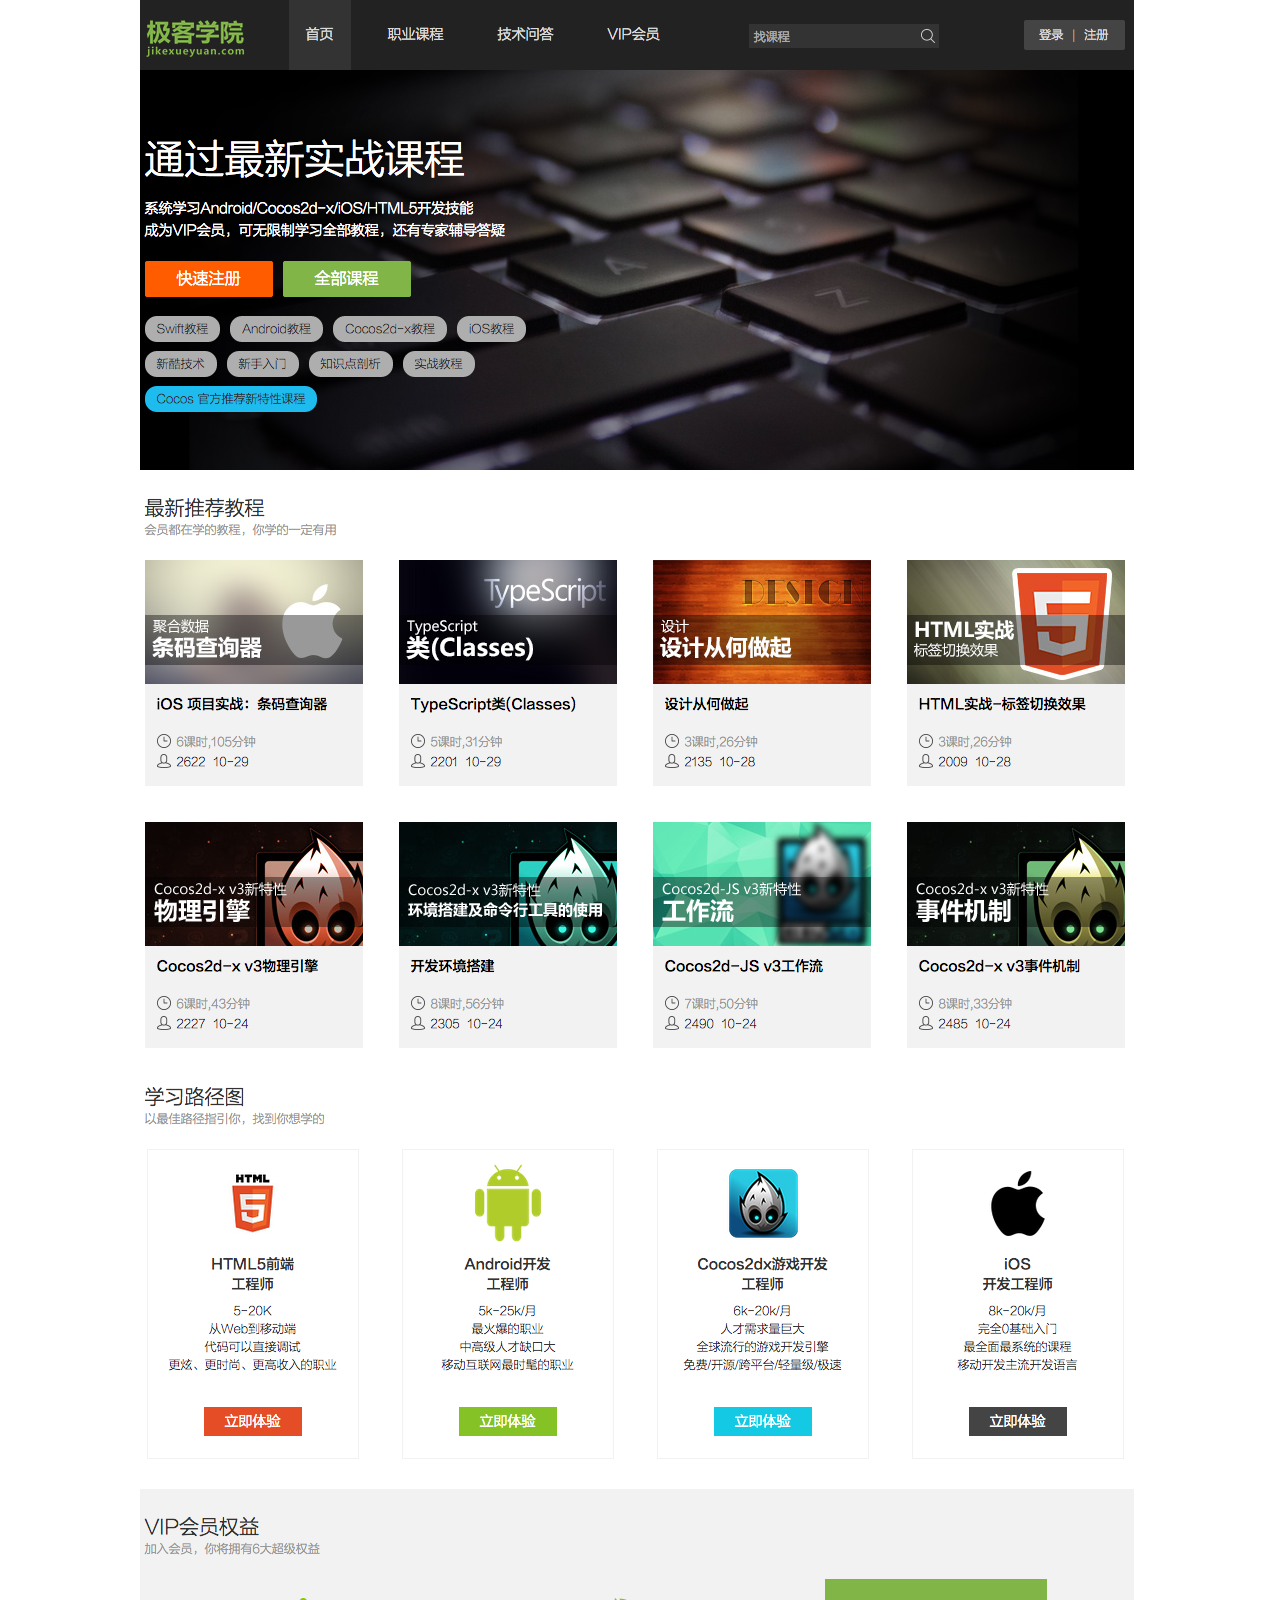
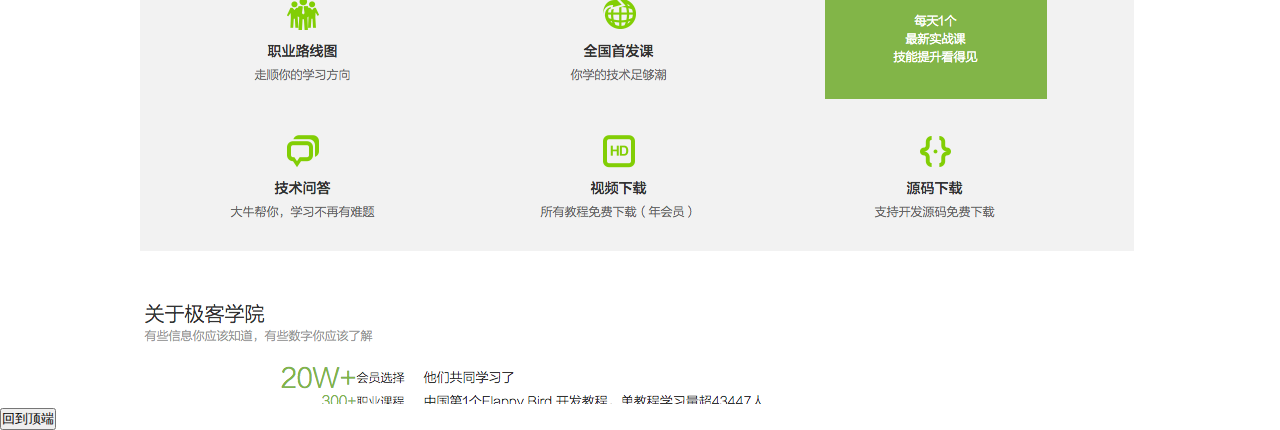
<file: index_4/index.html>
<!DOCTYPE html>
<html>
<head lang="en">
    <meta charset="UTF-8">
    <title></title>
    <link rel="stylesheet" type="text/css" href="style.css">
    <script src="app.js"></script>
</head>
<body>
<div class="box">
    <img src="jkxy.png">
</div>
<button><a style="display: none" href="javascript:;" class="btn" title="回到顶端" id="btn"></a>回到顶端</button>
</body>
</html>
</file>
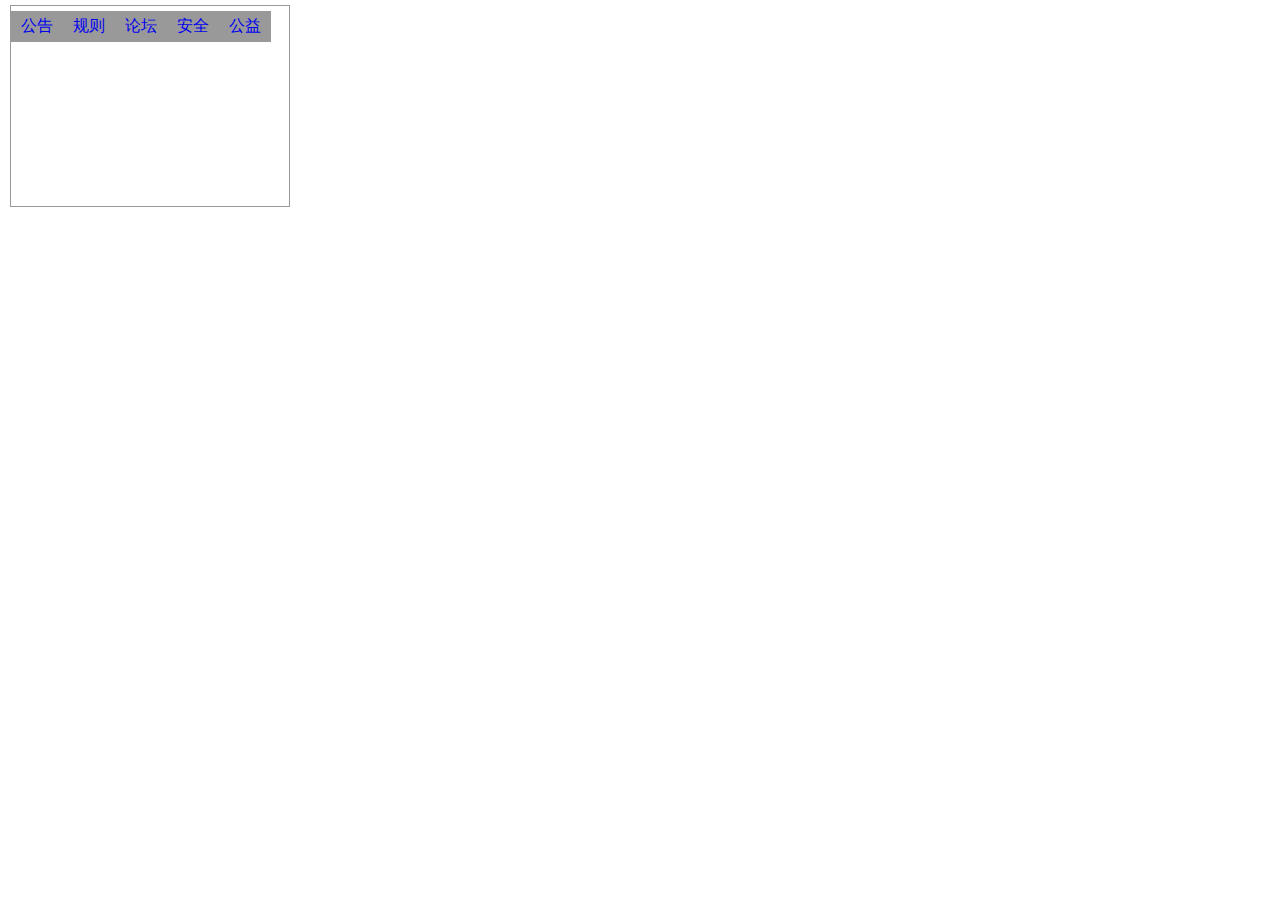
<file: index_3/index_3.html>
<!DOCTYPE html>
<html>
<head lang="en">
    <meta charset="UTF-8">
    <title>Tab切换</title>
    <link href="index_3.css" rel="stylesheet" type="text/css">
    <script src="index_3.js"></script>
</head>
<body>
<div class="content">
    <div class="title" id="tab_tit">
        <ul>
            <li class="select">
                <a href="#" data-title="你好，我是公告">公告</a>
            </li>
            <li><a href="#" data-title="没有规矩不成方圆">规则</a></li>
            <li><a href="#" data-title="博鳌论坛">论坛</a></li>
            <li><a href="#" data-title="安全第一">安全</a></li>
            <li><a href="#" data-title="乐善好施">公益</a></li>
        </ul>
    </div>
    <div class="tit_content">
        <p></p>
    </div>
</div>
</body>
</html>
</file>
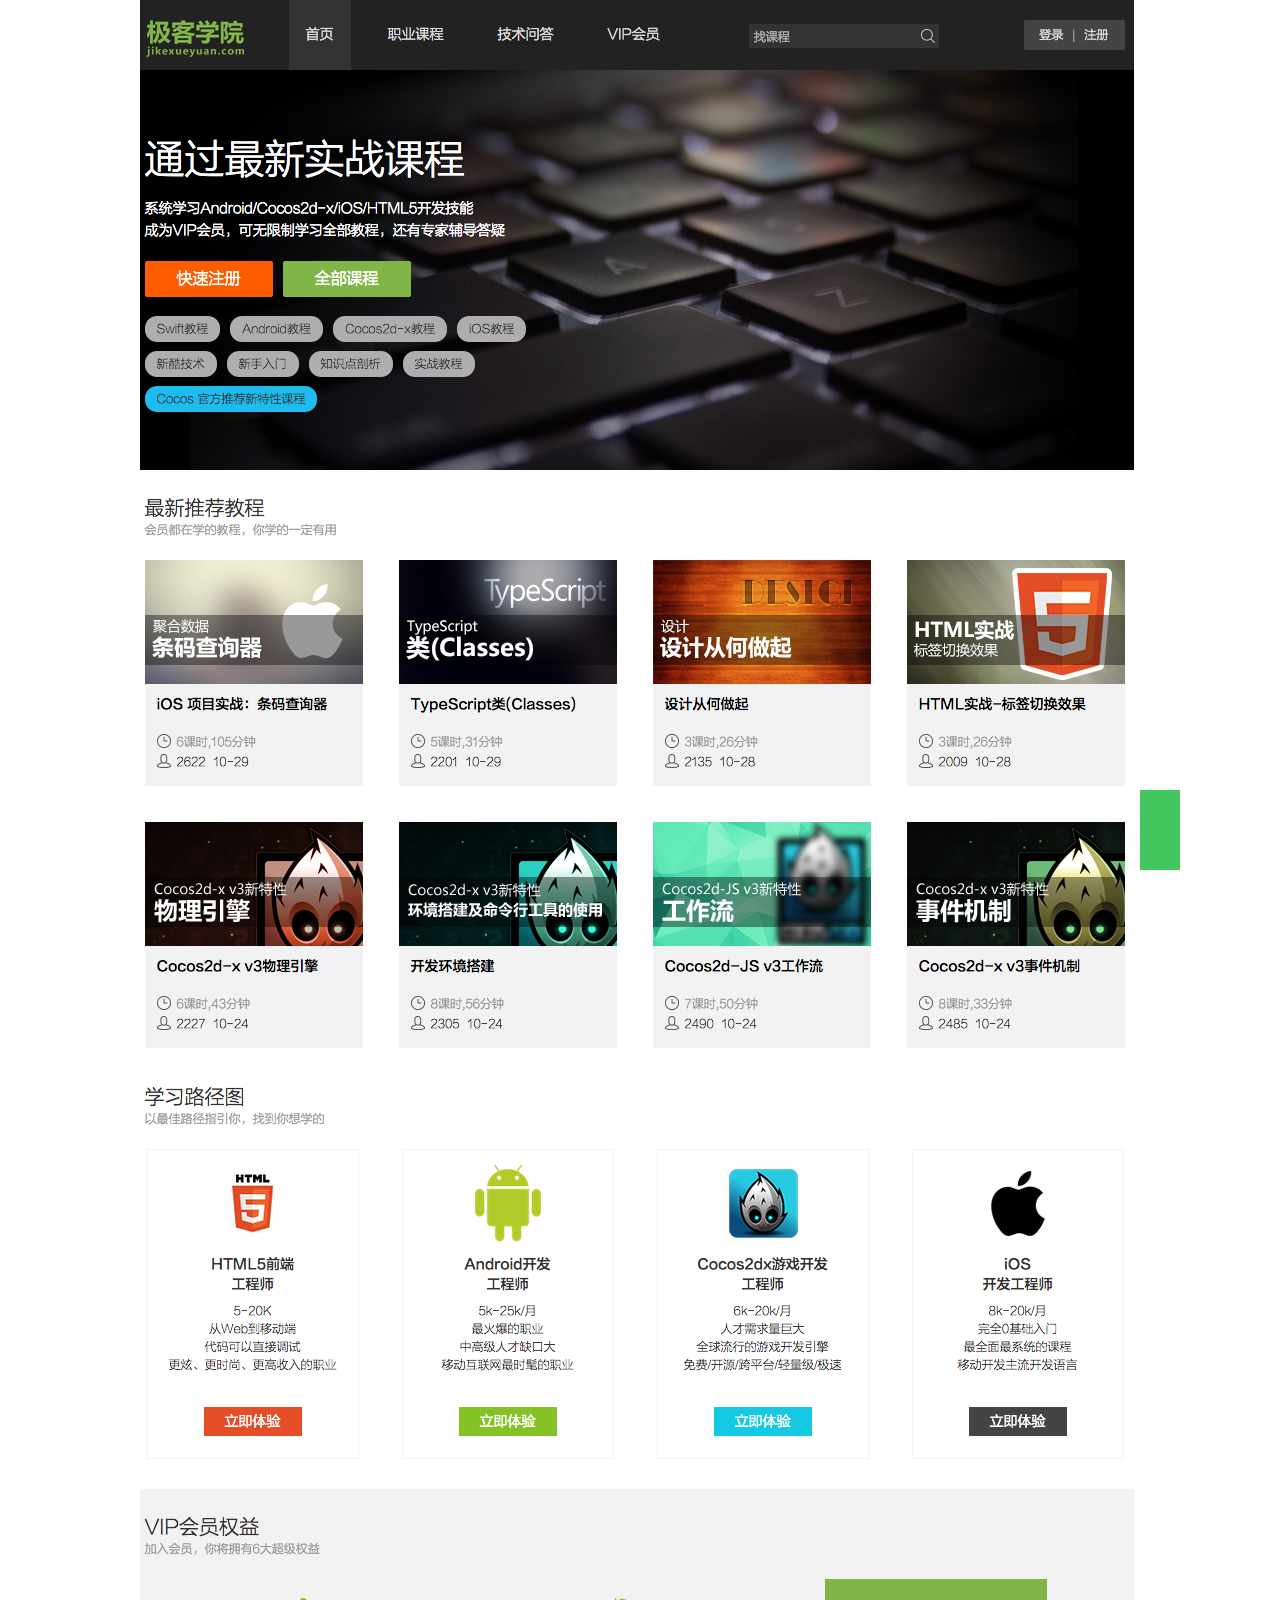
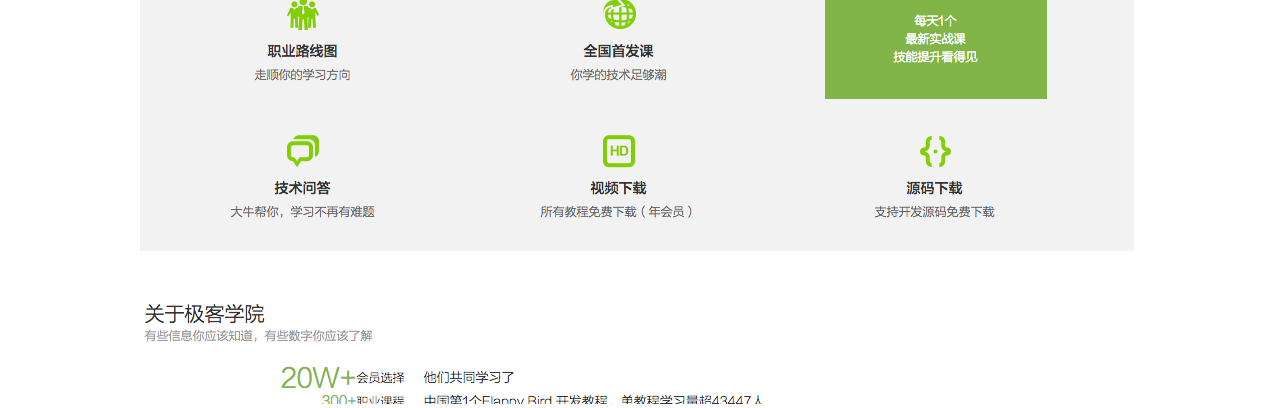
<file: index_4/index_4.html>
<!DOCTYPE html>
<html>
<head lang="en">
    <meta charset="UTF-8">
    <title>回到顶部</title>
    <link href="index_4.css" rel="stylesheet" type="text/css">
    <script src="index_4.js"></script>
</head>
<body>
<div class="a">
    <img src="jkxy.png">
</div>
<a class="btn" id="btn"></a>
</body>
</html>
</file>
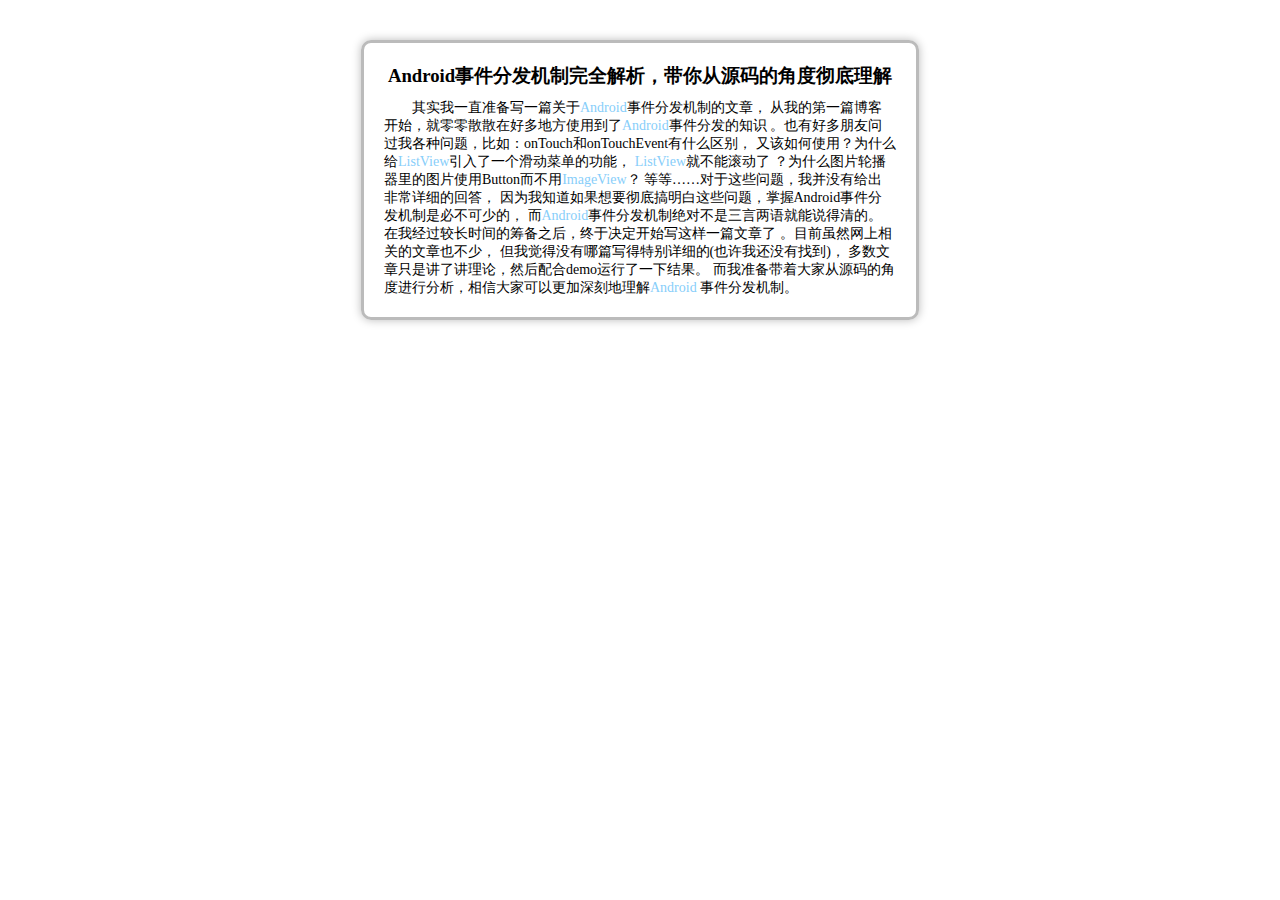
<file: index_6/index_6.html>
<!DOCTYPE html>
<html>
<head lang="en">
    <meta charset="UTF-8">
    <title></title>
    <link href="index_6.css" rel="stylesheet" type="text/css">
</head>
<body>
<div class="ui-content" id="ui-content">
    <h3> Android事件分发机制完全解析，带你从源码的角度彻底理解</h3>

    <p>
        其实我一直准备写一篇关于<a class="android" href="#" id="android">Android</a>事件分发机制的文章，
        从我的第一篇博客开始，就零零散散在好多地方使用到了<a class="android" href="#" id="androidsss">Android</a>事件分发的知识
        。也有好多朋友问过我各种问题，比如：onTouch和onTouchEvent有什么区别，
        又该如何使用？为什么给<a href="#" class="listView">ListView</a>引入了一个滑动菜单的功能，
        <a href="#" class="listView">ListView</a>就不能滚动了
        ？为什么图片轮播器里的图片使用Button而不用<a class="android" href="#">ImageView</a>？
        等等……对于这些问题，我并没有给出非常详细的回答，
        因为我知道如果想要彻底搞明白这些问题，掌握Android事件分发机制是必不可少的，
        而<a class="android" href="#" id="androids">Android</a>事件分发机制绝对不是三言两语就能说得清的。

        在我经过较长时间的筹备之后，终于决定开始写这样一篇文章了
        。目前虽然网上相关的文章也不少，
        但我觉得没有哪篇写得特别详细的(也许我还没有找到)，
        多数文章只是讲了讲理论，然后配合demo运行了一下结果。
        而我准备带着大家从源码的角度进行分析，相信大家可以更加深刻地理解<a class="android" href="#" id="androidss">Android</a>
        事件分发机制。
    </p>
</div>
<script src="index_6.js"></script>


</body>
</html>
</file>
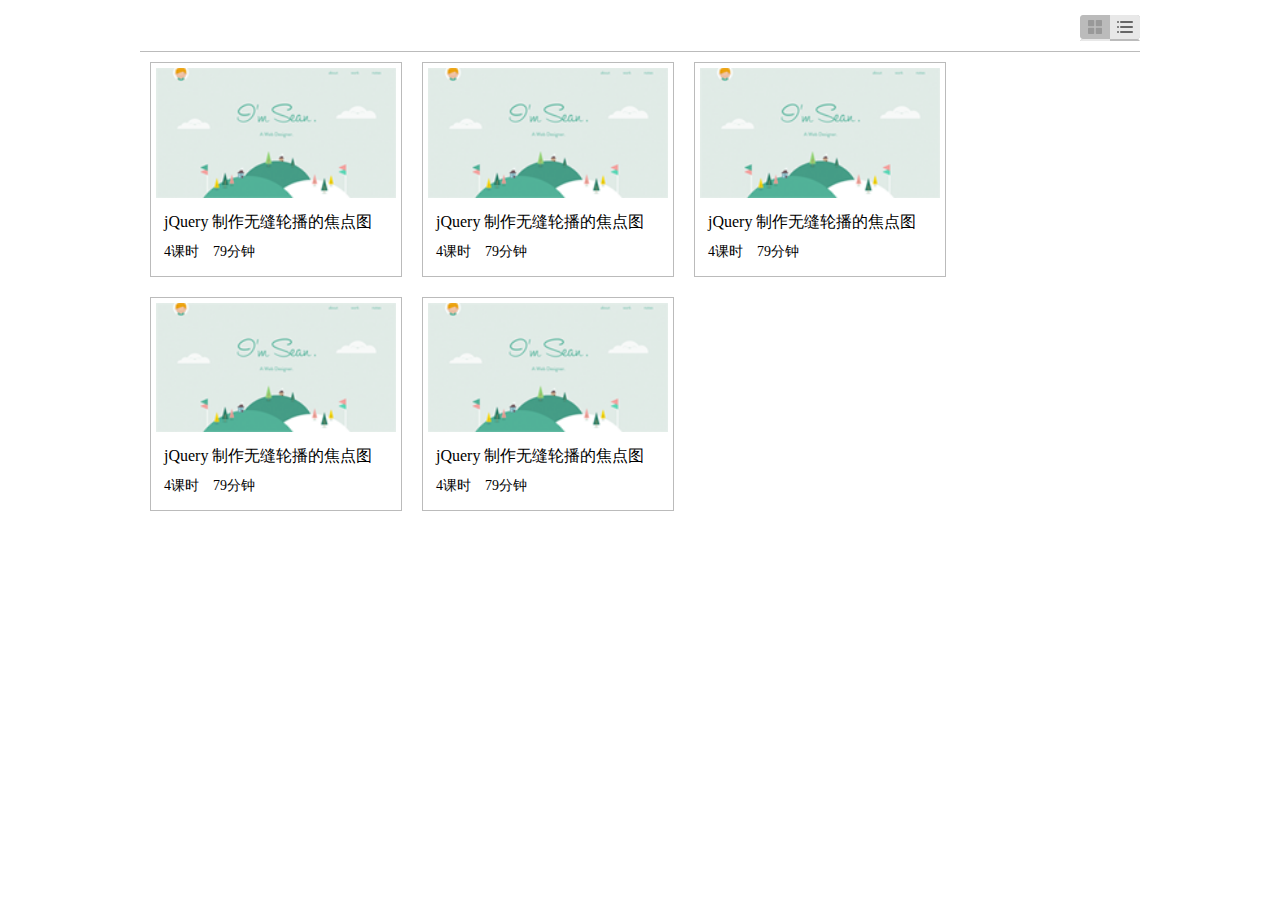
<file: index_7/index_7.html>
<!DOCTYPE html>
<html>
<head lang="en">
    <meta charset="UTF-8">
    <title>列表切换</title>
    <link href="index_7.css" rel="stylesheet" type="text/css">
    <script src="jquery-2.2.1.min.js"></script>
    <script src="index_7.js"></script>
</head>
<body>
<div class="ui-content">
    <div class="ui-c-btn">
        <ul>
            <li id="lst-1" style="background-position: 0px -26px"></li>
            <li id="lst-2" style="background-position: 30px -26px"></li>
        </ul>
    </div>
    <div class="ui-c-content">
        <ul class="uls">
            <li class="lis">
                <div class="divs">
                    <div class="a">
                        <img src="lesson.png" width="240px">
                    </div>
                    <div class="b">
                        <p class="ps">jQuery 制作无缝轮播的焦点图</p>

                        <p class="c-main" style="display: none">
                            本课程主要学习 JavaScript 的焦点图的实例，
                            会用到定时器 setInterval，并且可以使用到
                            jQuery 的
                            mouseover
                            鼠标事件及 click 点击事件，通过 animate 动画方法，
                            制作一个可自动和手动控制的无缝轮
                        </p>

                        <p class="spans">4课时　79分钟</p>
                    </div>
                </div>

            </li>
            <li class="lis">
                <div class="divs">
                    <div>
                        <img src="lesson.png" width="240px">
                    </div>
                    <div>
                        <p class="ps">jQuery 制作无缝轮播的焦点图</p>

                        <p class="c-main" style="display: none">
                            本课程主要学习 JavaScript 的焦点图的实例，
                            会用到定时器 setInterval，并且可以使用到
                            jQuery 的
                            mouseover
                            鼠标事件及 click 点击事件，通过 animate 动画方法，
                            制作一个可自动和手动控制的无缝轮
                        </p>

                        <p class="spans">4课时　79分钟</p>
                    </div>
                </div>

            </li>
            <li class="lis">
                <div class="divs">
                    <div>
                        <img src="lesson.png" width="240px">
                    </div>
                    <div>
                        <p class="ps">jQuery 制作无缝轮播的焦点图</p>

                        <p class="c-main" style="display: none">
                            本课程主要学习 JavaScript 的焦点图的实例，
                            会用到定时器 setInterval，并且可以使用到
                            jQuery 的
                            mouseover
                            鼠标事件及 click 点击事件，通过 animate 动画方法，
                            制作一个可自动和手动控制的无缝轮
                        </p>

                        <p class="spans">4课时　79分钟</p>
                    </div>
                </div>

            </li>
            <li class="lis">
                <div class="divs">
                    <div>
                        <img src="lesson.png" width="240px">
                    </div>
                    <div>
                        <p class="ps">jQuery 制作无缝轮播的焦点图</p>

                        <p class="c-main" style="display: none">
                            本课程主要学习 JavaScript 的焦点图的实例，
                            会用到定时器 setInterval，并且可以使用到
                            jQuery 的
                            mouseover
                            鼠标事件及 click 点击事件，通过 animate 动画方法，
                            制作一个可自动和手动控制的无缝轮
                        </p>

                        <p class="spans">4课时　79分钟</p>
                    </div>
                </div>

            </li>
            <li class="lis">
                <div class="divs">
                    <div>
                        <img src="lesson.png" width="240px">
                    </div>
                    <div>
                        <p class="ps">jQuery 制作无缝轮播的焦点图</p>

                        <p class="c-main" style="display: none">
                            本课程主要学习 JavaScript 的焦点图的实例，
                            会用到定时器 setInterval，并且可以使用到
                            jQuery 的
                            mouseover
                            鼠标事件及 click 点击事件，通过 animate 动画方法，
                            制作一个可自动和手动控制的无缝轮
                        </p>

                        <p class="spans">4课时　79分钟</p>
                    </div>
                </div>

            </li>


        </ul>
    </div>
</div>
</body>
</html>
</file>
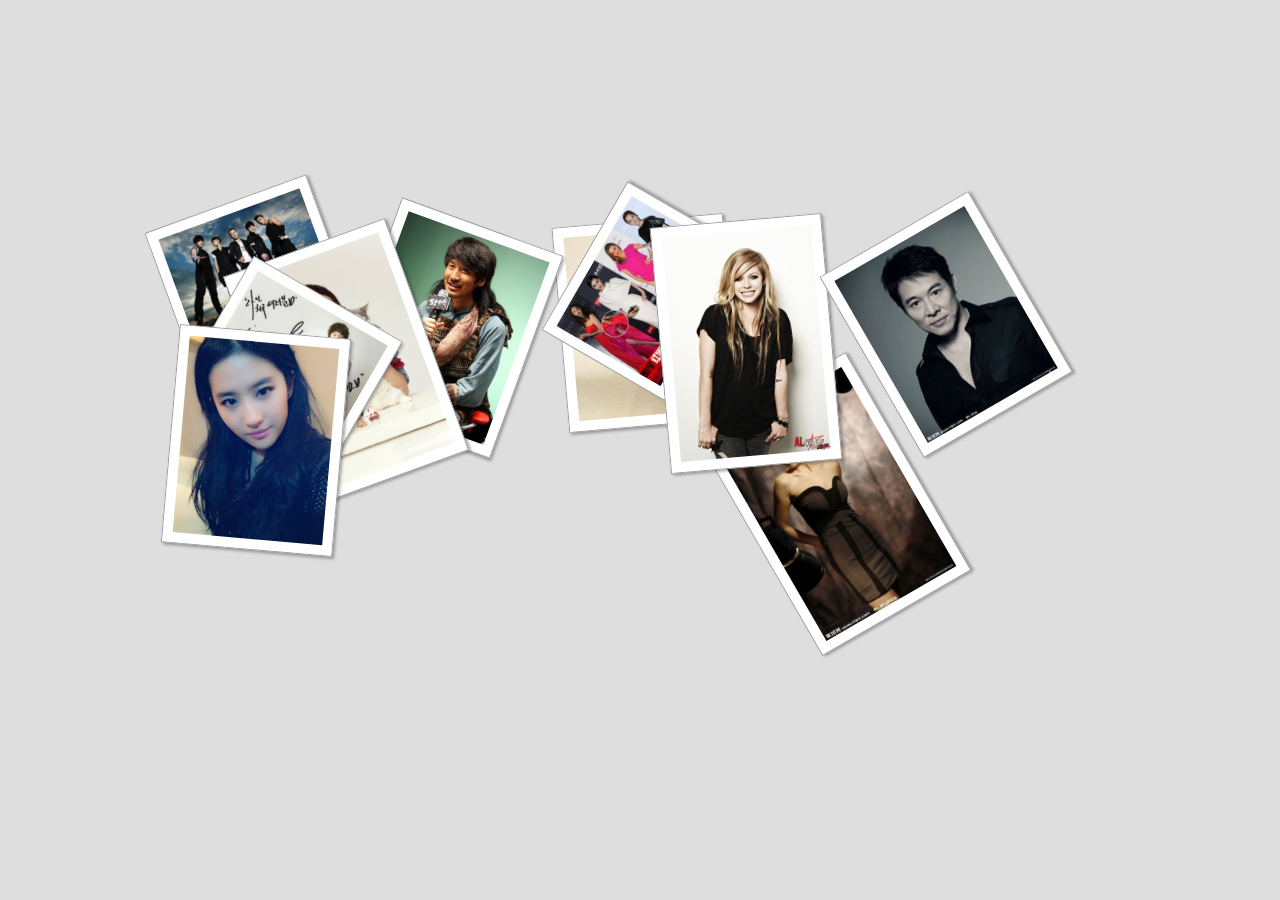
<file: index_8/index_8.html>
<!DOCTYPE html>
<html>
<head lang="en">
    <meta charset="UTF-8">
    <title>照片墙</title>
    <link href="index_8.css" rel="stylesheet" type="text/css">
</head>
<body>
<div class="divs">
    <img class="a" src="img/1.jpg">
    <img class="b" src="img/2.jpg">
    <img class="c" src="img/3.jpg">
    <img class="d" src="img/4.jpg">
    <img class="e" src="img/5.jpg">
    <img class="f" src="img/6.jpg">
    <img class="g" src="img/7.jpg">
    <img class="h" src="img/8.jpg">
    <img class="i" src="img/9.jpg">
    <img class="j" src="img/10.jpg">
</div>
</body>
</html>
</file>
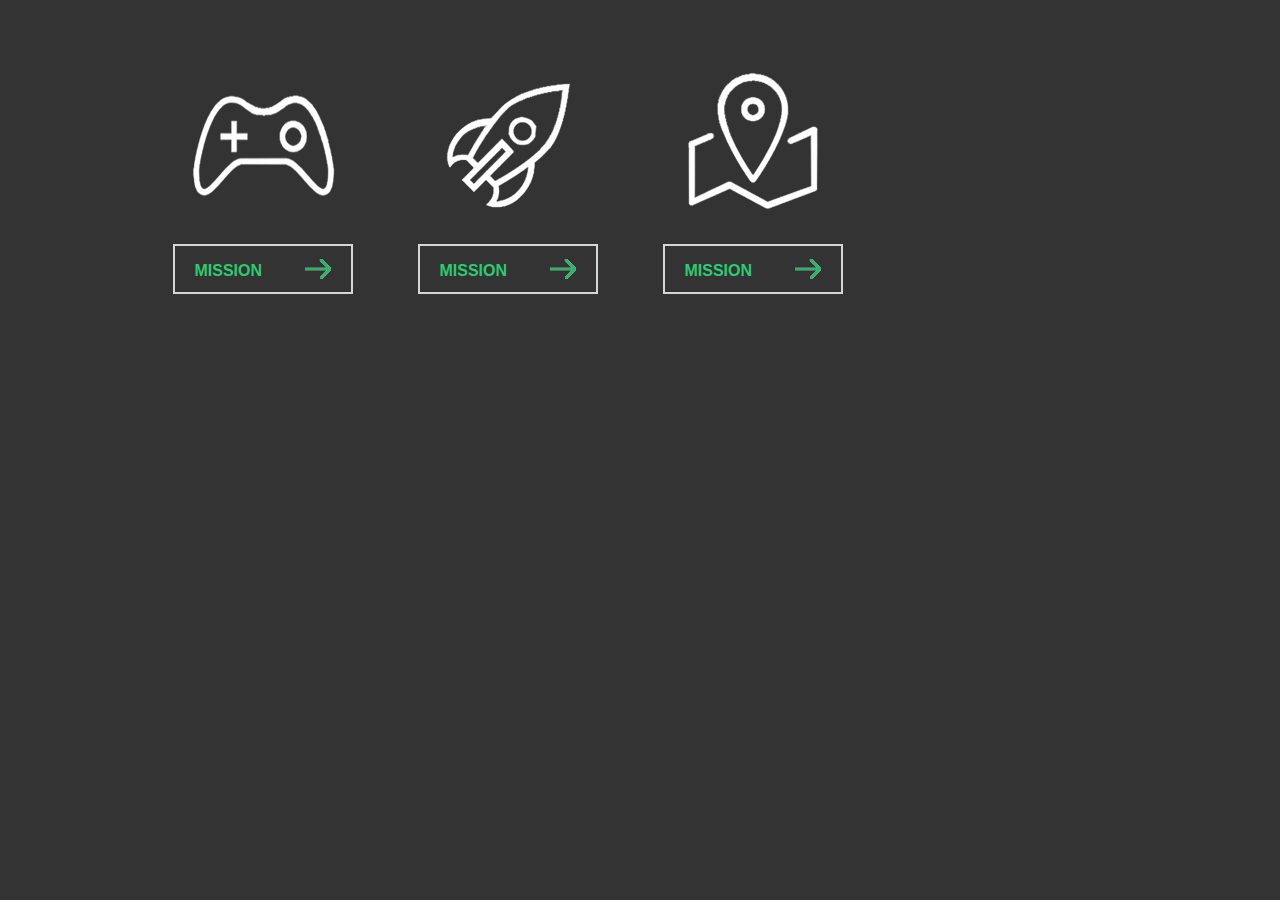
<file: index_9/index_9.html>
<!DOCTYPE html>
<html>
<head lang="en">
    <meta charset="UTF-8">
    <title></title>

    <!--
     主要知识点：
     1.transform
     2.transition
     3.box-sizing
     4.border-radius
    -->
    <link rel="stylesheet" type="text/css" href="index_9.css">
    <script src="jquery-2.1.1.min.js"></script>
</head>
<body>
<div class="box">
    <div class="link link-miss">
        <span class="icon"></span>
        <a href="#" class="button" data-title="My mission is clear">
            <span class="line line-top"></span>
            <span class="line line-left"></span>
            <span class="line line-right"></span>
            <span class="line line-bottom"></span>
            MISSION
        </a>
    </div>
    <div class="link link-play">
        <span class="icon"></span>
        <a href="#" class="button" data-title="This is my palyground">
            <span class="line line-top"></span>
            <span class="line line-left"></span>
            <span class="line line-right"></span>
            <span class="line line-bottom"></span>
            MISSION
        </a>
    </div>
    <div class="link link-touch">
        <span class="icon"></span>
        <a href="#" class="button" data-title="Lets do something together">
            <span class="line line-top"></span>
            <span class="line line-left"></span>
            <span class="line line-right"></span>
            <span class="line line-bottom"></span>
            MISSION
        </a>
    </div>
    <div class="tip">
        <em></em>
        <span></span>
    </div>
</div>
<script>
    $(function () {
        $(".link .button").hover(function () {
            var title = $(this).attr("data-title");
            $(".tip em").text(title);
            var pos = $(this).offset().left;
            var dis = ($(".tip").outerWidth() - $(this).outerWidth()) / 2;
            var f = pos - dis;
            $(".tip").css({"left": f + "px"}).animate({"top": 195, "opacity": 1}, 300);
        }, function () {
            $(".tip").animate({"top": 160, "opacity": 0}, 300);
        })
    })
</script>
</body>
</html>
</file>
<file: index_4/style.css>
*{
    margin: 0;
    padding: 0;
}

.box{
    width: 1000px;
    margin: 0 auto;
}

.btn{
    width: 40px;
    height: 80px;
    position: fixed;
    bottom: 30px;
    background: red;
    left: 50%;
    margin-left: 500px;
}

.btn:hover{
    background: green;
}
</file>
<file: index_3/index_3.css>
* {
    margin: 0;
    padding: 0;
    list-style: none;
    text-decoration: none;
}

.content {
    width: 278px;
    height: 200px;
    border: 1px solid #999999;
    margin: 5px 10px;
}

.title {
}

.title li {
    float: left;
    margin: 5px 0px;
    background-color: #999999;
    padding: 5px 10px;

}

.tit_content {

}
</file>
<file: index_4/index_4.css>
* {
    margin: 0px;
    padding: 0px;
}

.a {
    width: 1000px;
    margin: 0px auto;
}

#btn {
    width: 40px;
    height: 80px;
    background-color: #41C75D;
    position: fixed;
    bottom: 30px;
    left: 50%;
    margin-left: 500px;

}

#btn:hover {
    background-color: orange;
}
</file>
<file: index_6/index_6.css>
* {
    margin: 0;
    padding: 0;
}

.ui-content {
    width: 40%;
    margin: 40px auto;
    border: 3px solid #bbbbbb;
    padding: 20px;
    box-shadow: 0px 0px 10px #bbbbbb;
    border-radius: 10px;
}

h3 {
    text-align: center;
}

.ui-content p {
    font-size: 14px;
    margin-top: 10px;
    text-indent: 2em;

}

a {
    text-decoration: none;
    color: lightskyblue;
    /*display: ;*/
}

.dia-log {
    max-width: 30%;
    border: 1px solid #35B558;
    color: #000;
    font-size: 14px;
    overflow: auto;
    position: absolute;
    padding: 3px;
    background-color: #bbbbbb;
    border-radius: 5px;

    /*风继续吹*/

}
</file>
<file: index_7/index_7.css>
* {
    margin: 0;
    padding: 0;
}

ul {
    list-style: none;
}

.ui-content {
    width: 1000px;
    height: auto;
    margin: 5px auto;

}

.ui-content .ui-c-btn {
    width: 1000px;
    height: 46px;
    margin: 0 auto;
    border-bottom: 1px solid #bbbbbb;

}

.ui-content .ui-c-btn ul {

    float: right;
    padding-top: 10px;
}

.ui-content .ui-c-btn li {

    width: 30px;
    height: 26px;
    background: url("listype-icon.png");
    display: block;
    float: left;
}

.ui-c-content .divs {

    margin: 10px;
    width: 240px;
    padding: 5px;
    border: 1px solid #bbb;
}

.ui-c-content .divs-v {

    margin: 10px;
    width: 240px;
    padding: 5px;
}

.ui-c-content .lis {
    float: left;

}

.ui-c-content .ps {
    font-size: 16px;
    margin: 10px 8px;
}

.ui-c-content .spans {
    font-size: 14px;
    margin: 10px 8px;
}

.ui-c-content .divs-v {
    width: 100%;
    height: auto;
    margin: 10px;
    padding: 5px;

}

.divs-v .div-img-v {
    width: 27%;
    float: left;
}

.divs-v .div-c-v {
    width: 73%;
    float: left;

}

.ui-c-content .lis-v {

}

.ui-c-content .ps-v {
    font-size: 16px;
    margin-bottom: 20px;

}

.ui-c-content .spans-v {
    font-size: 14px;
    text-align: right;

}

.ui-c-content .c-main-v {
    font-size: 14px;
    margin-bottom: 20px;
    display: block;
}
</file>
<file: index_8/index_8.css>
* {
    margin: 0;
    padding: 0;
}

body {
    background-color: #dedede;
}

.divs {
    width: 960px;
    height: 450px;
    margin: 200px auto;
    position: relative;

}

.divs img:hover {
    z-index: 2;
    transform: rotate(0deg) scale(1.5);
    -moz-transform: rotate(0deg) scale(1.5);

}

.divs img {
    width: 150px;
    border: 1px solid #999999;
    padding: 10px;
    background: #fff;
    box-shadow: 2px 2px 3px rgba(50, 50, 50, 0.4);
    z-index: 1;
    transition: all 1s ease-in;
    -moz-transition: all 1s ease-in; /* Firefox 4 */
    position: absolute;

}

.a {
    left: 400px;
    top: 20px;
    transform: rotate(-5deg);
    -moz-transform: rotate(-5deg);
}

.b {
    left: 0px;
    top: 0px;
    transform: rotate(-20deg);
    -moz-transform: rotate(-20deg);
}

.c {
    left: 200px;
    top: 20px;
    transform: rotate(20deg);
    -moz-transform: rotate(20deg);
}

.d {
    left: 100px;
    top: 40px;
    transform: rotate(-20deg);
    -moz-transform: rotate(-20deg);
}

.e {
    right: 200px;
    bottom: 20px;
    transform: rotate(-30deg);
    -moz-transform: rotate(-30deg);
}

.f {
    left: 50px;
    top: 90px;
    transform: rotate(30deg);
    -moz-transform: rotate(30deg);
}

.g {
    left: 10px;
    bottom: 100px;
    transform: rotate(5deg);
    -moz-transform: rotate(5deg);
}

.h {
    left: 400px;
    top: 20px;
    transform: rotate(-60deg);
    -moz-transform: rotate(-60deg);
}

.i {
    left: 500px;
    top: 20px;
    transform: rotate(-5deg);
    -moz-transform: rotate(-5deg);
}

.j {
    left: 700px;
    top: 20px;
    transform: rotate(-30deg);
    -moz-transform: rotate(-30deg);
}
</file>
<file: index_9/index_9.css>
* {
    margin: 0;
    padding: 0;
}

body {
    background: #333;
}

.box {
    width: 1000px;
    height: 280px;
    margin: 50px auto;
}

.box .link {
    width: 205px;
    height: 280px;
    margin: 0 20px;
    float: left;
    position: relative;
}

/*
Transition

•定义和用法
•transition 属性是一个简写属性，用于设置四个过渡属性：
•transition-property
•transition-duration
•transition-timing-function
•transition-delay
•语法
•transition: property duration timing-function delay;
•值描述
•transition-property规定设置过渡效果的 CSS 属性的名称。
•transition-duration规定完成过渡效果需要多少秒或毫秒。
•transition-timing-function规定速度效果的速度曲线。
•transition-delay定义过渡效果何时开始(延时执行时间)。

•浏览器支持
•Internet Explorer 10、Firefox、Opera 和 Chrome 支持 transition 属性。
•Safari 支持替代的 -webkit-transition 属性。
•注释：Internet Explorer 9 以及更早版本的浏览器不支持 transition 属性。*/
/*span*/
.link .icon {
    display: inline-block;
    width: 100%;
    height: 190px;
    transition: 0.2s linear;
    -webkit-transition: 0.2s linear;
    -o-transition: 0.2s linear;
    -moz-transition: 0.2s linear;
    -ms-transition: 0.2s linear;
}

.link-miss .icon {
    background: url("mission.png") no-repeat center center;
}

.link-play .icon {
    background: url("play.png") no-repeat center center;
}

.link-touch .icon {
    background: url("touch.png") no-repeat center center;
}

/*Transform

•定义和用法
•transform 属性向元素应用 2D 或 3D 转换。该属性允许我们对元素进行旋转、缩放、移动或倾斜
•rotate(angle )定义 2D 旋转，在参数中规定角度
•rotateX(angle)定义沿着 X 轴的 3D 旋转。
•rotateY(angle)定义沿着 Y 轴的 3D 旋转。
•rotateZ(angle)定义沿着 Z 轴的 3D 旋转。
•scale(x,y)定义 2D 缩放转换。
•scale3d(x,y,z)定义 3D 缩放转换。
•scaleX(x)通过设置 X 轴的值来定义缩放转换。
•scaleY(y)通过设置 Y 轴的值来定义缩放转换。
•scaleZ(z)通过设置 Z 轴的值来定义 3D 缩放转换。

•浏览器支持
•Internet Explorer 10、Firefox、Opera 支持 transform 属性。
•Internet Explorer 9 支持替代的 -ms-transform 属性（仅适用于 2D 转换）。
•Safari 和 Chrome 支持替代的 -webkit-transform 属性（3D 和 2D 转换）。
•Opera 只支持 2D 转换。

*/
/*.link:hover .icon*/
.link .icon:hover {
    transform: rotate(360deg) scale(1.2);
    -ms-transform: rotate(360deg) scale(1.2);
    -webkit-transform: rotate(360deg) scale(1.2);
    -o-transform: rotate(360deg) scale(1.2);
    -moz-transform: rotate(360deg) scale(1.2);
}

/*
•box-sizing
•定义和用法
•box-sizing 属性允许以特定的方式定义匹配某个区域的特定元素。
•语法
•box-sizing: content-box|border-box|inherit
•值描述
•content-box
•宽度和高度分别应用到元素的内容框。
•在宽度和高度之外绘制元素的内边距和边框。
•border-box
•为元素设定的宽度和高度决定了元素的边框盒。
•就是说，为元素指定的任何内边距和边框都将在已设定的宽度和高度内进行绘制。
•通过从已设定的宽度和高度分别减去边框和内边距才能得到内容的宽度和高度。
•inherit  规定应从父元素继承 box-sizing 属性的值。

•浏览器支持
•Internet Explorer、Opera 以及 Chrome 支持 box-sizing 属性。
•Firefox 支持替代的 -moz-box-sizing 属性。*/
.button {
    display: block;
    width: 180px;
    height: 50px;
    text-decoration: none;
    line-height: 50px;
    color: #2DCB70;
    font-family: "微软雅黑", Arial, Helvetica, sans-serif;
    font-weight: bolder;
    border: 2px solid rgba(255, 255, 255, 0.8);
    padding-left: 20px;
    margin: 0 auto;
    box-sizing: border-box;
    -moz-box-sizing: border-box;
    -webkit-box-sizing: border-box;
    background: url("allow.png") no-repeat 130px center;
    position: relative;
    transition: 0.4s ease;
    -webkit-transition: 0.4s ease;
    -o-transition: 0.4s ease;
    -moz-transition: 0.4s ease;
    -ms-transition: 0.4s ease;
}

.button:hover {
    border: 2px solid rgba(255, 255, 255, 1);
    background-position: 140px center;
}

.button .line {
    display: block;
    position: absolute;
    background: none;
    transition: 0.4s ease;
    -webkit-transition: 0.4s ease;
    -o-transition: 0.4s ease;
    -moz-transition: 0.4s ease;
    -ms-transition: 0.4s ease;
}

.button:hover .line {
    background: #fff;
}

/*
 top:
  1.高度不变
  2.宽度变（0-盒子的宽度）
  3.位置：左-右
*/

.button .line-top {
    height: 2px;
    width: 0px;
    left: -110%;
    top: -2px;
}

.button:hover .line-top {
    width: 100%;
    left: -2px;
}

.button .line-bottom {
    width: 0px;
    height: 2px;
    right: -110%;
    bottom: -2px;
}

.button:hover .line-bottom {
    width: 100%;
    right: -2px;
}

.button .line-left {
    width: 2px;
    height: 0;
    left: -2px;
    bottom: -110%;
}

.button:hover .line-left {
    height: 100%;
    bottom: -2px;
}

.button .line-right {
    width: 2px;
    height: 0px;
    right: -2px;
    top: -110%;
}

.button:hover .line-right {
    height: 100%;
    top: -2px;
}

.box .tip {
    position: absolute;
    padding: 0px 14px;
    height: 35px;
    line-height: 35px;
    background: #2DCB70;
    color: #fff;
    top: 160px;
    font-size: 16px;
    font-weight: normal;
    text-transform: none;
    margin: 0 auto;
    border-radius: 3px;
    opacity: 0;
}

.tip em {
    font-style: normal;
}

.tip span {
    position: absolute;
    width: 0;
    height: 0;
    overflow: hidden;
    border: 7px solid transparent;
    border-top-color: #2DCB70;
    left: 50%;
    margin-left: -3px;
    bottom: -14px;
}
</file>
